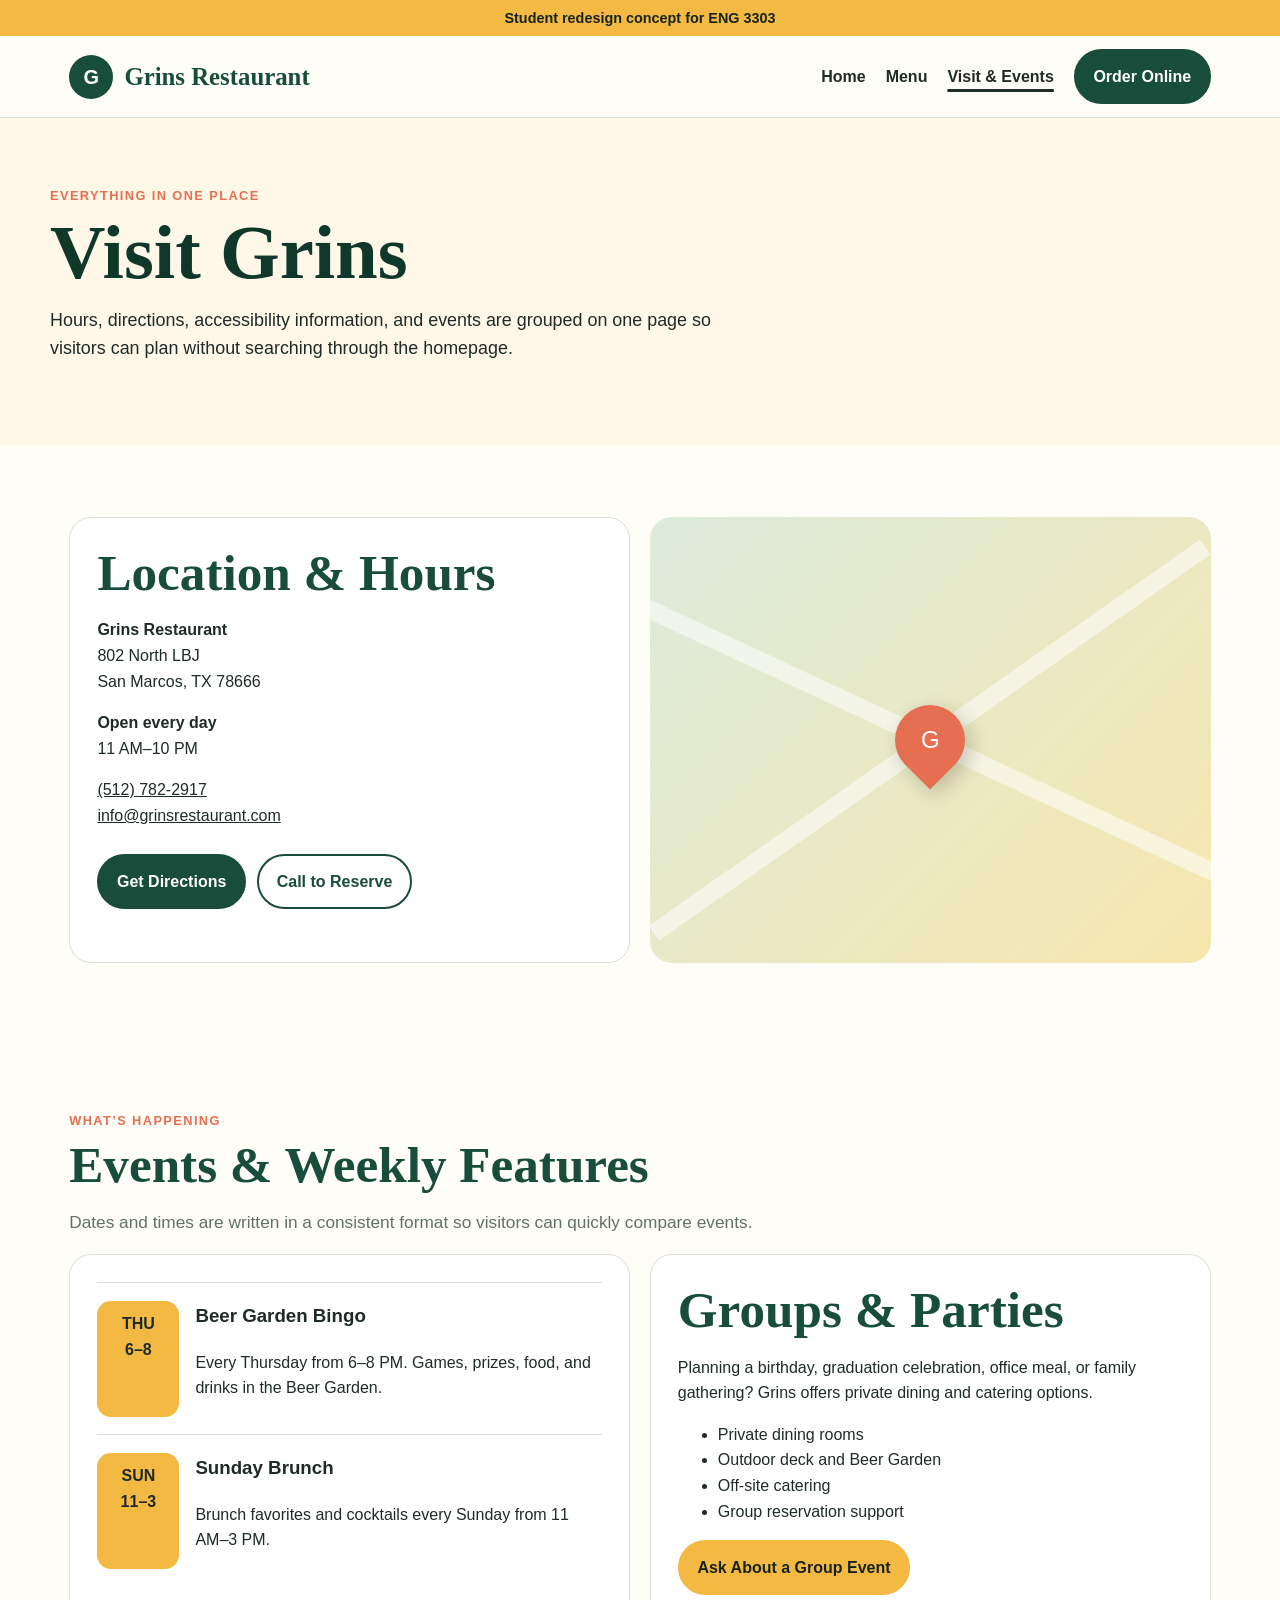
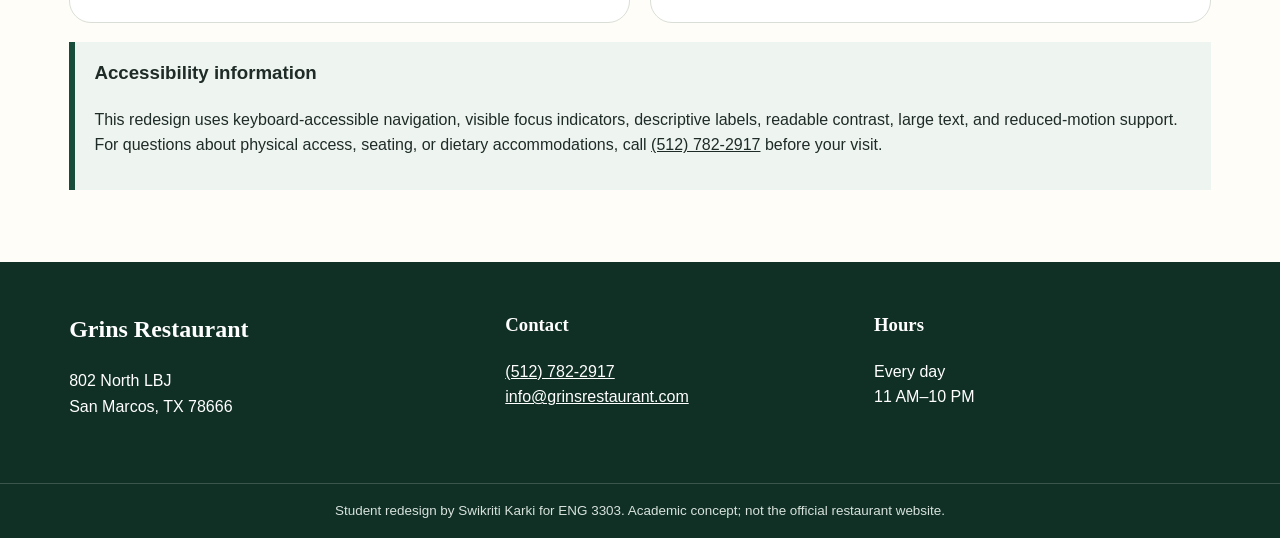
<file: visit.html>
<!doctype html><html lang="en"><head><meta charset="utf-8"><meta name="viewport" content="width=device-width,initial-scale=1"><meta name="description" content="Visit information and events for the Grins Restaurant student redesign."><title>Visit & Events | Grins Restaurant Redesign</title><link rel="stylesheet" href="styles.css"></head><body><a class="skip" href="#main">Skip to main content</a><div class="top-note">Student redesign concept for ENG 3303</div><header class="site-header"><nav class="nav" aria-label="Main navigation"><a class="brand" href="index.html"><span class="brand-mark" aria-hidden="true">G</span> Grins Restaurant</a><button class="menu-toggle" aria-expanded="false" aria-controls="navlinks">Menu ☰</button><div class="nav-links" id="navlinks"><a href="index.html">Home</a><a href="menu.html">Menu</a><a href="visit.html" aria-current="page">Visit & Events</a><a class="btn" href="https://www.grinsrestaurant.com/" target="_blank" rel="noopener">Order Online</a></div></nav></header>
<main id="main"><header class="page-hero"><div><span class="eyebrow">Everything in one place</span><h1>Visit Grins</h1><p>Hours, directions, accessibility information, and events are grouped on one page so visitors can plan without searching through the homepage.</p></div></header><section class="section two-col"><div class="info-panel"><h2>Location & Hours</h2><p><strong>Grins Restaurant</strong><br>802 North LBJ<br>San Marcos, TX 78666</p><p><strong>Open every day</strong><br>11 AM–10 PM</p><p><a href="tel:+15127822917">(512) 782-2917</a><br><a href="mailto:info@grinsrestaurant.com">info@grinsrestaurant.com</a></p><div class="hero-actions"><a class="btn" href="https://maps.google.com/?q=802+North+LBJ+San+Marcos+TX+78666" target="_blank" rel="noopener">Get Directions</a><a class="btn ghost" href="tel:+15127822917">Call to Reserve</a></div></div><div class="map" role="img" aria-label="Decorative map showing the restaurant location in San Marcos"><div class="pin"><span aria-hidden="true">G</span></div></div></section>
<section class="section" id="events"><span class="eyebrow">What’s happening</span><h2>Events & Weekly Features</h2><p class="section-intro">Dates and times are written in a consistent format so visitors can quickly compare events.</p><div class="two-col"><div class="info-panel"><div class="event"><div class="event-date">THU<br>6–8</div><div><h3>Beer Garden Bingo</h3><p>Every Thursday from 6–8 PM. Games, prizes, food, and drinks in the Beer Garden.</p></div></div><div class="event"><div class="event-date">SUN<br>11–3</div><div><h3>Sunday Brunch</h3><p>Brunch favorites and cocktails every Sunday from 11 AM–3 PM.</p></div></div></div><div class="info-panel"><h2>Groups & Parties</h2><p>Planning a birthday, graduation celebration, office meal, or family gathering? Grins offers private dining and catering options.</p><ul><li>Private dining rooms</li><li>Outdoor deck and Beer Garden</li><li>Off-site catering</li><li>Group reservation support</li></ul><a class="btn alt" href="mailto:info@grinsrestaurant.com?subject=Group%20Event%20Question">Ask About a Group Event</a></div></div>
<div class="access-box"><h3>Accessibility information</h3><p>This redesign uses keyboard-accessible navigation, visible focus indicators, descriptive labels, readable contrast, large text, and reduced-motion support. For questions about physical access, seating, or dietary accommodations, call <a href="tel:+15127822917">(512) 782-2917</a> before your visit.</p></div></section></main>
<footer class="footer"><div class="footer-inner"><div><h2>Grins Restaurant</h2><p>802 North LBJ<br>San Marcos, TX 78666</p></div><div><h3>Contact</h3><p><a href="tel:+15127822917">(512) 782-2917</a><br><a href="mailto:info@grinsrestaurant.com">info@grinsrestaurant.com</a></p></div><div><h3>Hours</h3><p>Every day<br>11 AM–10 PM</p></div></div><div class="footer-note">Student redesign by Swikriti Karki for ENG 3303. Academic concept; not the official restaurant website.</div></footer><script src="script.js"></script></body></html>
</file>
<file: styles.css>
:root{--pine:#174d3a;--pine2:#0f382b;--cream:#fff8e8;--paper:#fffdf7;--gold:#f4b942;--coral:#e76f51;--ink:#1f2b27;--muted:#617069;--line:#d9dfd7;--white:#fff;--focus:#135fd1}
*{box-sizing:border-box}html{scroll-behavior:smooth}body{margin:0;background:var(--paper);color:var(--ink);font-family:Arial,Helvetica,sans-serif;line-height:1.55}a{color:inherit}.skip{position:absolute;left:-9999px;top:8px;background:#fff;color:#000;padding:.7rem 1rem;z-index:100}.skip:focus{left:8px}.top-note{background:var(--gold);color:#17231f;text-align:center;padding:.42rem 1rem;font-weight:700;font-size:.9rem}.site-header{position:sticky;top:0;z-index:20;background:rgba(255,253,247,.97);border-bottom:1px solid var(--line);backdrop-filter:blur(10px)}.nav{max-width:1180px;margin:auto;min-height:76px;padding:.8rem 1.2rem;display:flex;align-items:center;justify-content:space-between;gap:1rem}.brand{text-decoration:none;display:flex;align-items:center;gap:.7rem;font-family:Georgia,serif;font-weight:800;font-size:1.55rem;color:var(--pine)}.brand-mark{display:grid;place-items:center;background:var(--pine);color:#fff;border-radius:50%;width:44px;height:44px;font-family:Arial,sans-serif;font-size:1.25rem}.nav-links{display:flex;align-items:center;gap:1.25rem}.nav-links a{text-decoration:none;font-weight:700}.nav-links a[aria-current=page],.nav-links a:hover{text-decoration:underline;text-decoration-thickness:3px;text-underline-offset:7px}.btn{display:inline-flex;align-items:center;justify-content:center;gap:.35rem;padding:.78rem 1.1rem;border-radius:999px;background:var(--pine);color:#fff;text-decoration:none;font-weight:800;border:2px solid var(--pine);cursor:pointer}.btn:hover{background:var(--pine2)}.btn.alt{background:var(--gold);border-color:var(--gold);color:#17231f}.btn.ghost{background:transparent;color:var(--pine)}button:focus-visible,a:focus-visible,input:focus-visible{outline:4px solid var(--focus);outline-offset:3px}.menu-toggle{display:none;border:2px solid var(--pine);background:#fff;border-radius:10px;padding:.6rem;font-weight:800}.hero{background:var(--cream);overflow:hidden}.hero-inner{max-width:1180px;margin:auto;display:grid;grid-template-columns:1.05fr .95fr;align-items:center;gap:3rem;padding:4.5rem 1.2rem}.eyebrow{display:inline-block;color:var(--coral);font-weight:900;text-transform:uppercase;letter-spacing:.11em;font-size:.8rem}.hero h1,.page-hero h1{font-family:Georgia,serif;color:var(--pine2);font-size:clamp(2.7rem,6vw,5.4rem);line-height:.96;margin:.55rem 0 1rem}.hero p{max-width:620px;font-size:1.15rem}.hero-actions{display:flex;flex-wrap:wrap;gap:.7rem;margin:1.6rem 0}.quick-info{display:flex;flex-wrap:wrap;gap:.75rem 1.5rem;padding:0;margin:1.5rem 0 0;list-style:none;font-weight:700}.food-art{position:relative;min-height:460px;background:var(--pine);border-radius:42% 58% 34% 66% / 48% 32% 68% 52%;box-shadow:22px 22px 0 var(--gold);display:grid;place-items:center}.plate{width:310px;height:310px;border-radius:50%;background:#fff;border:20px solid #e8e4d9;display:grid;place-items:center;transform:rotate(-8deg);box-shadow:0 20px 40px #09231a80}.burger{font-size:9rem;filter:drop-shadow(0 12px 5px #0003)}.section{max-width:1180px;margin:auto;padding:4.5rem 1.2rem}.section h2{font-family:Georgia,serif;color:var(--pine);font-size:clamp(2rem,4vw,3.2rem);line-height:1.1;margin:.3rem 0 1rem}.section-intro{max-width:720px;color:var(--muted);font-size:1.08rem}.cards{display:grid;grid-template-columns:repeat(3,1fr);gap:1rem;margin-top:2rem}.card{background:#fff;border:1px solid var(--line);border-radius:22px;padding:1.5rem;box-shadow:0 10px 30px #1434270c}.card .icon{font-size:2.25rem}.card h3{margin:.5rem 0;color:var(--pine);font-size:1.25rem}.band{background:var(--pine);color:#fff}.band .section{display:grid;grid-template-columns:1fr 1fr;gap:3rem;align-items:center}.band h2{color:#fff}.special-list{display:grid;gap:.7rem}.special{display:flex;justify-content:space-between;gap:1rem;padding:1rem;border-radius:14px;background:#ffffff12;border:1px solid #ffffff30}.special strong{color:#ffe29b}.history{display:grid;grid-template-columns:.8fr 1.2fr;gap:2rem;align-items:center}.history-art{background:var(--coral);color:#fff;min-height:330px;border-radius:28px;padding:2rem;display:flex;flex-direction:column;justify-content:flex-end;position:relative;overflow:hidden}.history-art:before{content:'1975';position:absolute;top:-1rem;right:-.3rem;font:900 8rem Georgia,serif;color:#ffffff24}.history-art span{font:700 1.4rem Georgia,serif}.page-hero{background:var(--cream);padding:4rem 1.2rem}.page-hero>div{max-width:1180px;margin:auto}.page-hero h1{font-size:clamp(2.7rem,6vw,4.8rem)}.page-hero p{max-width:700px;font-size:1.12rem}.filters{display:flex;flex-wrap:wrap;gap:.6rem;margin:1.7rem 0}.filter{border:2px solid var(--pine);background:#fff;color:var(--pine);border-radius:999px;padding:.65rem 1rem;font-weight:800;cursor:pointer}.filter.active,.filter:hover{background:var(--pine);color:#fff}.menu-grid{display:grid;grid-template-columns:repeat(2,1fr);gap:1rem}.menu-category{background:#fff;border:1px solid var(--line);border-radius:22px;padding:1.5rem}.menu-category h2{font-family:Georgia,serif;color:var(--pine);margin-top:0}.menu-item{padding:1rem 0;border-top:1px dashed #bcc7c0}.menu-item:first-of-type{border-top:0}.item-line{display:flex;justify-content:space-between;gap:1rem;font-weight:800}.item-line span:last-child{white-space:nowrap;color:var(--pine)}.menu-item p{margin:.3rem 0;color:var(--muted);font-size:.95rem}.tag{display:inline-block;background:#e7f4ee;color:#15503b;border-radius:999px;padding:.15rem .5rem;margin:.25rem .2rem 0 0;font-size:.75rem;font-weight:800}.tag.gf{background:#fff0cf;color:#704d00}.legend{background:#f3f7f4;padding:1rem 1.2rem;border-radius:14px;margin-bottom:1.5rem}.two-col{display:grid;grid-template-columns:1fr 1fr;gap:1.2rem}.info-panel{border-radius:22px;padding:1.7rem;background:#fff;border:1px solid var(--line)}.info-panel h2{font-family:Georgia,serif;color:var(--pine);margin-top:0}.event{display:grid;grid-template-columns:82px 1fr;gap:1rem;padding:1.1rem 0;border-top:1px solid var(--line)}.event-date{background:var(--gold);border-radius:14px;text-align:center;padding:.65rem .3rem;font-weight:900}.map{min-height:310px;border-radius:22px;background:linear-gradient(135deg,#dcebdc,#f7e7ae);position:relative;display:grid;place-items:center;overflow:hidden}.map:before,.map:after{content:'';position:absolute;width:120%;height:18px;background:#fff8;transform:rotate(25deg)}.map:after{transform:rotate(-35deg)}.pin{position:relative;z-index:2;background:var(--coral);color:#fff;border-radius:50% 50% 50% 0;width:70px;height:70px;transform:rotate(-45deg);display:grid;place-items:center;box-shadow:0 8px 20px #0003}.pin span{transform:rotate(45deg);font-size:1.5rem}.access-box{margin-top:1.2rem;background:#eef5f1;border-left:6px solid var(--pine);padding:1rem 1.2rem}.footer{background:#102f25;color:#fff}.footer-inner{max-width:1180px;margin:auto;padding:3rem 1.2rem;display:grid;grid-template-columns:1.2fr 1fr 1fr;gap:2rem}.footer h2,.footer h3{font-family:Georgia,serif}.footer a{color:#fff}.footer-note{border-top:1px solid #ffffff2e;text-align:center;padding:1rem;font-size:.84rem;color:#d7e2dc}.small{font-size:.9rem;color:var(--muted)}
@media(max-width:800px){.menu-toggle{display:block}.nav-links{display:none;position:absolute;top:76px;left:0;right:0;background:#fff;padding:1.2rem;flex-direction:column;align-items:stretch;border-bottom:1px solid var(--line)}.nav-links.open{display:flex}.hero-inner,.band .section,.history,.two-col{grid-template-columns:1fr}.hero-inner{padding-top:3rem}.food-art{min-height:340px}.plate{width:240px;height:240px}.burger{font-size:7rem}.cards,.menu-grid{grid-template-columns:1fr}.footer-inner{grid-template-columns:1fr}.band .section{gap:1.5rem}}
@media(prefers-reduced-motion:reduce){html{scroll-behavior:auto}*,*:before,*:after{animation:none!important;transition:none!important}}

/* Peer review revisions */
body{line-height:1.6}h1,h2,h3,p{margin-top:0}
.hero-photo{margin:0;position:relative;min-height:460px;border-radius:34px;overflow:hidden;box-shadow:22px 22px 0 var(--gold)}
.hero-photo img{width:100%;height:460px;object-fit:cover;display:block}
.hero-photo figcaption{position:absolute;left:1rem;right:1rem;bottom:1rem;background:#102f25e8;color:#fff;padding:.8rem 1rem;border-radius:12px;font-weight:800}
.specials-band{border-top:10px solid var(--gold);border-bottom:10px solid var(--gold);background:linear-gradient(135deg,var(--pine2),var(--pine))}
.specials-badge{display:inline-block;background:var(--gold);color:#17231f;border-radius:999px;padding:.35rem .75rem;margin-bottom:.7rem;font-weight:900;text-transform:uppercase;letter-spacing:.08em;font-size:.78rem}
.special{background:#fff;color:var(--ink);border-left:7px solid var(--coral);box-shadow:0 8px 18px #071a142b}
.special strong{color:var(--pine)}
.photo-grid{display:grid;grid-template-columns:repeat(3,1fr);gap:1rem;margin-top:2rem}
.photo-grid figure{margin:0;background:#fff;border:1px solid var(--line);border-radius:20px;overflow:hidden;box-shadow:0 10px 30px #14342712}
.photo-grid img{width:100%;height:250px;object-fit:cover;display:block}
.photo-grid figcaption{padding:1rem;font-weight:800;color:var(--pine)}
.menu-photo-strip{display:grid;grid-template-columns:320px 1fr;gap:1.5rem;align-items:center;background:var(--cream);border-radius:22px;overflow:hidden;margin-bottom:1.5rem}
.menu-photo-strip img{width:100%;height:230px;object-fit:cover;display:block}
.menu-photo-strip>div{padding:1.5rem}.menu-photo-strip h2{margin:.25rem 0 .6rem}
.daily-special-card{background:#fff6dc;border:3px solid var(--gold)}
@media(max-width:800px){.hero-photo{min-height:320px;box-shadow:12px 12px 0 var(--gold)}.hero-photo img{height:320px}.photo-grid,.menu-photo-strip{grid-template-columns:1fr}.photo-grid img{height:230px}.menu-photo-strip img{height:220px}}
</file>
